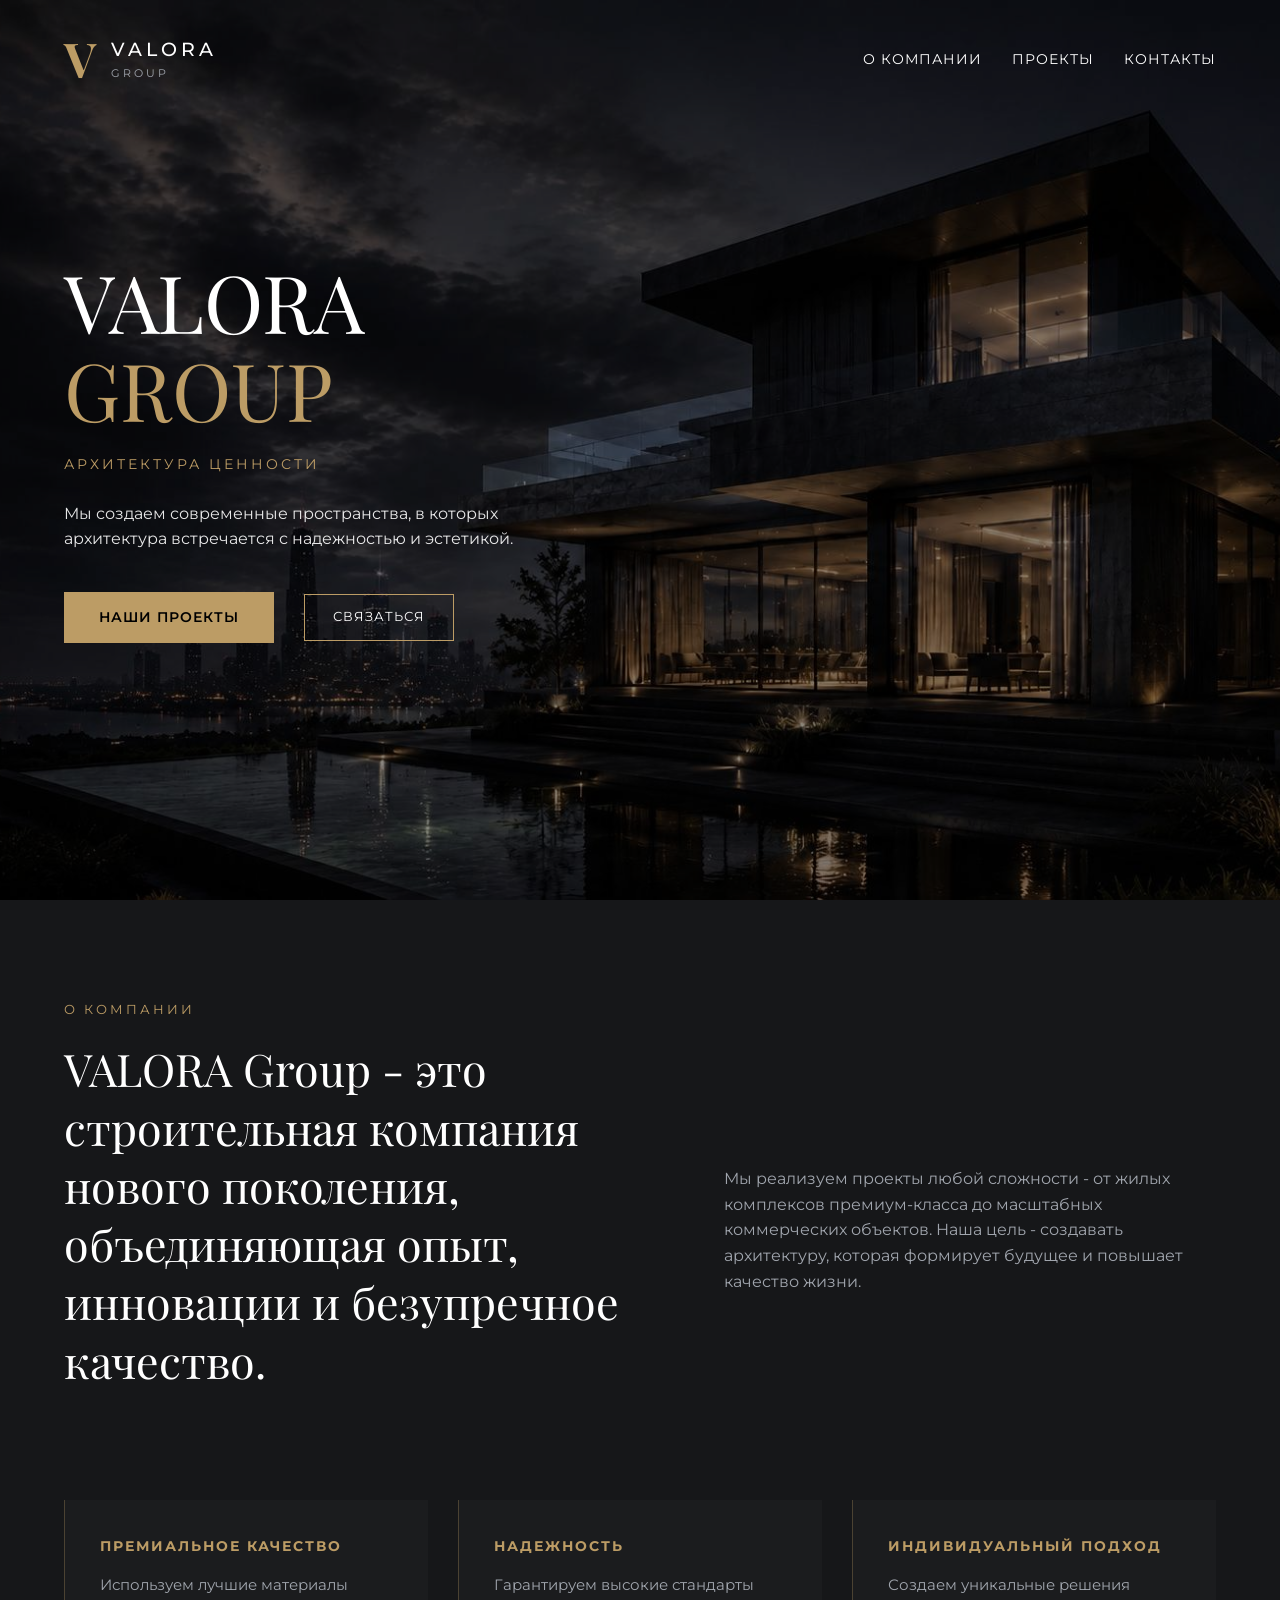
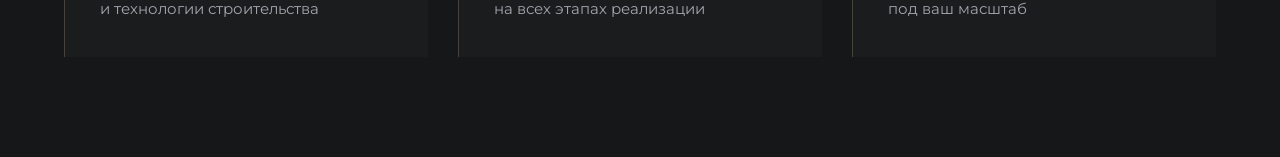
<file: index.html>
<!DOCTYPE html>
<html lang="ru">

<head>
    <meta charset="UTF-8">
    <meta name="viewport" content="width=device-width, initial-scale=1.0">

    <title>VALORA GROUP — Архитектура Ценности</title>

    <link rel="preconnect" href="https://fonts.googleapis.com">
    <link rel="preconnect" href="https://fonts.gstatic.com" crossorigin>

    <link
        href="https://fonts.googleapis.com/css2?family=Montserrat:wght@300;400;500;600&family=Playfair+Display:wght@400;600;700&display=swap"
        rel="stylesheet">

    <link rel="stylesheet" href="style.css">
</head>

<body>

    <section class="hero">

        <img src="images/hero.jpg" alt="VALORA GROUP" class="hero-image">

        <header class="main-header">

            <div class="logo">
                <div class="logo-v">V</div>
                <div class="logo-text">
                    <h1>VALORA</h1>
                    <p>GROUP</p>
                </div>
            </div>

            <nav class="main-nav">
                <input type="checkbox" id="menu-toggle" class="menu-toggle">
                <label for="menu-toggle" class="hamburger-btn">
                    <span></span>
                    <span></span>
                    <span></span>
                </label>

                <ul>
                    <li><a href="about.html">О КОМПАНИИ</a></li>
                    <li><a href="projects.html">ПРОЕКТЫ</a></li>
                    <li><a href="about.html#contacts">КОНТАКТЫ</a></li>
                </ul>
            </nav>

        </header>

        <div class="hero-content">

            <h2>VALORA</h2>

            <h2 class="brand-gold">GROUP</h2>

            <p class="hero-subtitle">
                АРХИТЕКТУРА ЦЕННОСТИ
            </p>

            <p class="hero-descr">
                Мы создаем современные пространства,
                в которых архитектура встречается с
                надежностью и эстетикой.
            </p>

            <div class="hero-cta">

                <a href="projects.html" class="btn-filled">
                    НАШИ ПРОЕКТЫ
                </a>

                <a href="form.html" class="btn-outline">
                    СВЯЗАТЬСЯ
                </a>
            </div>

        </div>

    </section>

    <section class="about-section">

        <p class="section-tag">О КОМПАНИИ</p>

        <div class="about-grid">

            <h3 class="about-title">
                VALORA Group - это строительная компания
                нового поколения, объединяющая опыт,
                инновации и безупречное качество.
            </h3>

            <p class="about-text">
                Мы реализуем проекты любой сложности - от
                жилых комплексов премиум-класса до масштабных
                коммерческих объектов. Наша цель - создавать
                архитектуру, которая формирует будущее
                и повышает качество жизни.
            </p>

        </div>

        <div class="advantages-grid">

            <div class="adv-card">
                <h4>ПРЕМИАЛЬНОЕ КАЧЕСТВО</h4>

                <p>
                    Используем лучшие материалы<br>
                    и технологии строительства
                </p>
            </div>

            <div class="adv-card">
                <h4>НАДЕЖНОСТЬ</h4>

                <p>
                    Гарантируем высокие стандарты<br>
                    на всех этапах реализации
                </p>
            </div>

            <div class="adv-card">
                <h4>ИНДИВИДУАЛЬНЫЙ ПОДХОД</h4>

                <p>
                    Создаем уникальные решения<br>
                    под ваш масштаб
                </p>
            </div>

        </div>

    </section>

</body>

</html>
</file>
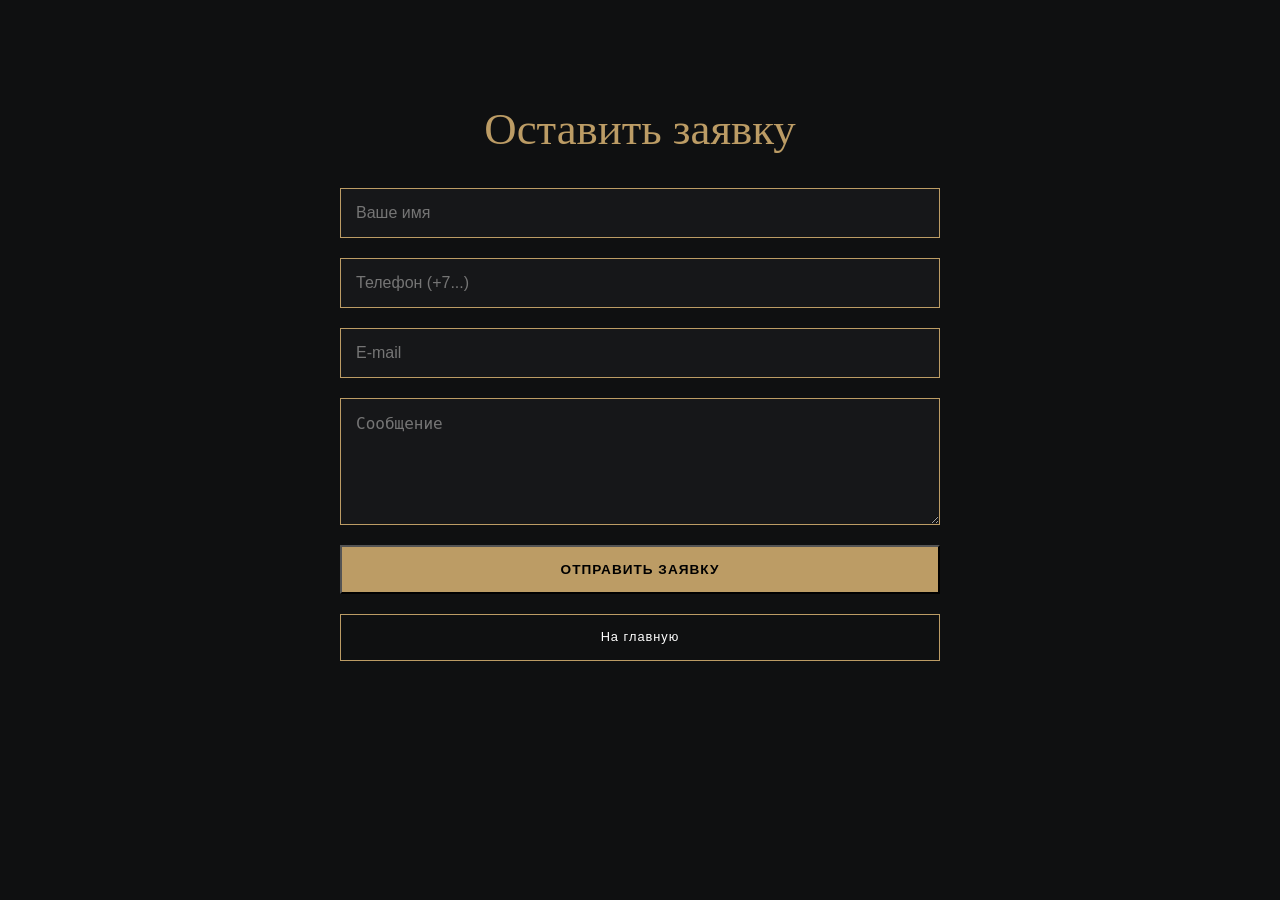
<file: form.html>
<!DOCTYPE html>
<html lang="ru">
<head>
    <meta charset="UTF-8">
    <meta name="viewport" content="width=device-width, initial-scale=1.0">
    <title>Заявка</title>
    <link rel="stylesheet" href="style.css">
</head>
<body>
    <section class="contacts-section">
        <h2 class="about-title" style="text-align: center; color: #bc9c65; margin-bottom: 30px;">
            Оставить заявку
        </h2>
        <form id="contactForm">
    <input type="text" id="name" placeholder="Ваше имя" required 
           pattern="^[A-Za-zА-Яа-яЁё\s\-]+$" 
           title="Имя должно содержать только буквы, пробелы или дефис. Цифры недопустимы.">
    
    <input type="text" id="phone" placeholder="Телефон (+7...)" required 
           pattern="^[\d\+\-\(\)\s]+$" 
           title="Номер телефона может содержать только цифры, знаки +, -, ( ) и пробелы.">
    
    <input type="email" id="email" placeholder="E-mail" required>
    
    <textarea id="message" placeholder="Сообщение" rows="5" required></textarea>
    
    <button type="submit" class="btn-filled">Отправить заявку</button>
    
    <a href="index.html" class="btn-outline" style="display: block; text-align: center; text-decoration: none;">
        На главную
    </a>
</form>
        <p id="result"></p>
    </section>
    <script src="form.js"></script>
</body>
</html>
</file>
<file: style.css>
/* =========================
   ПЕРЕМЕННЫЕ И СБРОС
========================= */

:root {
    --bg-dark: #0f1011;
    --bg-card: #161719;
    --gold: #bc9c65;
    --gold-hover: #a38453;
    --text-light: #ffffff;
    --text-muted: #a0a5ad;
    --border-color: rgba(188, 156, 101, 0.3);
}

* {
    margin: 0;
    padding: 0;
    box-sizing: border-box;
}

html {
    scroll-behavior: smooth;
}

body {
    font-family: 'Montserrat', sans-serif;
    background-color: var(--bg-dark);
    color: var(--text-light);
    line-height: 1.6;
}

a {
    text-decoration: none;
    color: inherit;
    transition: 0.3s ease;
}

ul {
    list-style: none;
}

img {
    width: 100%;
    display: block;
}

/* =========================
   HERO
========================= */

.hero {
    position: relative;
    min-height: 100vh;
    overflow: hidden;
    padding: 40px 5%;
    display: flex;
    flex-direction: column;
    justify-content: space-between;
}

.hero-image {
    position: absolute;
    top: 0;
    left: 0;
    width: 100%;
    height: 100%;
    object-fit: cover;
    z-index: -2;
}

.hero::before {
    content: "";
    position: absolute;
    inset: 0;
    background: rgba(0, 0, 0, 0.45);
    z-index: -1;
}

.hero-content {
    max-width: 650px;
    margin-top: auto;
    margin-bottom: auto;
}

.hero-content h2 {
    font-family: 'Playfair Display', serif;
    font-size: 5rem;
    line-height: 1.1;
    font-weight: 400;
}

.brand-gold {
    color: var(--gold);
    font-weight: 700;
}

.hero-subtitle {
    color: var(--gold);
    margin-top: 20px;
    margin-bottom: 25px;
    text-transform: uppercase;
    letter-spacing: 3px;
    font-size: 0.9rem;
}

.hero-descr {
    color: rgba(255, 255, 255, 0.9);
    font-size: 1rem;
    max-width: 520px;
    margin-bottom: 40px;
}

.hero-cta {
    display: flex;
    align-items: center;
    gap: 30px;
}

.btn-filled {
    background-color: var(--gold);
    color: #000;
    padding: 15px 35px;
    text-transform: uppercase;
    letter-spacing: 1px;
    font-size: 0.85rem;
    font-weight: 600;
    transition: 0.3s ease;
}

.btn-filled:hover {
    background-color: var(--gold-hover);
}

.link-contact {
    text-transform: uppercase;
    letter-spacing: 1px;
    font-size: 0.85rem;
    border-bottom: 1px solid transparent;
    padding-bottom: 5px;
}

.link-contact:hover {
    color: var(--gold);
    border-color: var(--gold);
}

/* =========================
   HEADER
========================= */

.main-header {
    width: 100%;
    display: flex;
    justify-content: space-between;
    align-items: center;
    position: absolute;
    top: 0;
    left: 0;
    z-index: 10;
    padding: 20px 5%;
}

.logo {
    display: flex;
    align-items: center;
    gap: 15px;
}

.logo-v {
    font-family: 'Playfair Display', serif;
    font-size: 3rem;
    font-weight: 700;
    color: var(--gold);
}

.logo-text h1 {
    font-size: 1.2rem;
    letter-spacing: 4px;
    font-weight: 500;
}

.logo-text p {
    font-size: 0.7rem;
    letter-spacing: 3px;
    color: var(--text-muted);
}

.main-nav ul {
    display: flex;
    gap: 30px;
}

.main-nav a {
    font-size: 0.85rem;
    letter-spacing: 1px;
}

.main-nav a,
.hero-cta a {
    transition: opacity 0.3s ease;
}

.main-nav a:hover,
.hero-cta a:hover {
    opacity: 0.7;
}

.main-nav a:hover {
    color: var(--gold);
}

.btn-outline {
    border: 1px solid var(--gold);
    padding: 12px 28px;
    font-size: 0.8rem;
    letter-spacing: 1px;
    transition: 0.3s ease;
}

.btn-outline:hover {
    background-color: var(--gold);
    color: #000;
}

/* =========================
   ОБЩИЕ СЕКЦИИ
========================= */

.section-tag {
    color: var(--gold);
    text-transform: uppercase;
    letter-spacing: 3px;
    font-size: 0.8rem;
    margin-bottom: 20px;
}

.about-title {
    font-family: 'Playfair Display', serif;
    font-size: 2.8rem;
    line-height: 1.3;
    font-weight: 400;
    margin-bottom: 30px;
}

/* =========================
   ABOUT SECTION
========================= */

.about-section {
    padding: 100px 5%;
    background-color: var(--bg-card);
}

.about-grid {
    display: grid;
    grid-template-columns: 1.2fr 1fr;
    gap: 70px;
    margin-bottom: 80px;
}

.about-text {
    color: var(--text-muted);
    font-size: 1rem;
    align-self: center;
}

/* =========================
   ADVANTAGES
========================= */

.advantages-grid {
    display: grid;
    grid-template-columns: repeat(3, 1fr);
    gap: 30px;
}

.adv-card {
    background-color: rgba(255, 255, 255, 0.02);
    padding: 35px;
    border-left: 1px solid var(--border-color);
    transition: transform 0.3s ease;
}

.adv-card:hover {
    transform: translateY(-5px);
}

.adv-card h4 {
    color: var(--gold);
    margin-bottom: 15px;
    font-size: 0.9rem;
    letter-spacing: 2px;
    text-transform: uppercase;
}

.adv-card p {
    color: var(--text-muted);
    font-size: 0.95rem;
}

/* =========================
   STATS (ОБНОВЛЕНО ПОД МАКЕТ)
========================= */

.stats-section {
    padding: 100px 5%;
    background-color: #111214;
}

.stats-container {
    display: grid;
    grid-template-columns: 1.2fr 2fr;
    /* Текст слева, цифры справа */
    gap: 70px;
    align-items: start;
}

.stats-info h2 {
    font-family: 'Playfair Display', serif;
    font-size: 2.4rem;
    line-height: 1.3;
    margin-bottom: 20px;
    font-weight: 400;
    letter-spacing: 1px;
}

.stats-info p {
    color: var(--text-muted);
    font-size: 0.95rem;
    line-height: 1.7;
    margin-bottom: 30px;
}

.link-more {
    color: var(--gold);
    font-size: 0.8rem;
    font-weight: 600;
    letter-spacing: 2px;
    text-transform: uppercase;
    display: inline-flex;
    align-items: center;
    gap: 10px;
}

.link-more:hover {
    color: var(--gold-hover);
}

.stats-grid {
    display: grid;
    grid-template-columns: repeat(2, 1fr);
    /* Сетка цифр 2х2 вместо 4 в ряд */
    gap: 40px;
}

.stat-box {
    border-left: 1px solid var(--border-color);
    padding-left: 25px;
}

.stat-box h3 {
    color: var(--gold);
    font-size: 3.5rem;
    margin-bottom: 5px;
    font-weight: 500;
}

.stat-box p {
    color: var(--text-muted);
    font-size: 0.85rem;
    letter-spacing: 1px;
    text-transform: uppercase;
}

/* =========================
   SERVICES (НОВАЯ СЕКЦИЯ С МАКЕТА)
========================= */

.services-section {
    padding: 100px 5%;
    background-color: var(--bg-dark);
}

.services-grid {
    display: grid;
    grid-template-columns: repeat(3, 1fr);
    /* 3 колонки как на прототипе */
    gap: 24px;
    margin-top: 40px;
}

.service-card {
    background-color: var(--bg-card);
    padding: 45px 35px;
    border: 1px solid rgba(255, 255, 255, 0.01);
    transition: transform 0.3s ease, border-color 0.3s ease;
}

.service-card:hover {
    transform: translateY(-5px);
    border-color: rgba(188, 156, 101, 0.15);
}

.service-card h4 {
    color: var(--gold);
    font-size: 0.95rem;
    letter-spacing: 2px;
    margin-bottom: 15px;
    text-transform: uppercase;
    font-weight: 600;
}

.service-card p {
    color: var(--text-muted);
    font-size: 0.9rem;
    line-height: 1.6;
}

/* =========================
   CONTACTS
========================= */

.contacts-section {
    padding: 100px 5%;
}

.contacts-grid {
    display: grid;
    grid-template-columns: 1fr 1fr;
    gap: 60px;
    align-items: center;
}

.contact-item {
    margin-bottom: 30px;
}

.contact-item h4 {
    color: var(--gold);
    margin-bottom: 8px;
    font-size: 0.9rem;
    text-transform: uppercase;
    /* Приведено в соответствие с макетом */
    letter-spacing: 1px;
}

.contact-item p {
    color: var(--text-muted);
    font-size: 1rem;
}

.map-image {
    border: 1px solid rgba(255, 255, 255, 0.08);
}

/* =========================
   FOOTER
========================= */

.footer {
    padding: 40px 5%;
    text-align: center;
    background-color: #090a0b;
    color: var(--text-muted);
    font-size: 0.85rem;
    border-top: 1px solid rgba(255, 255, 255, 0.03);
}

/* =========================
   PROJECTS
========================= */

.projects-section {
    padding: 100px 5%;
    background-color: #0b0d12;
}

.projects-grid {
    display: grid;
    grid-template-columns: repeat(12, 1fr);
    grid-auto-rows: 120px;
    gap: 24px;
    margin-top: 50px;
}

.project-card {
    position: relative;
    overflow: hidden;
    background-color: var(--bg-card);
    cursor: pointer;
    transition: 0.4s ease;
}

.project-card:hover {
    transform: scale(1.02);
}

.project-card img {
    width: 100%;
    height: 100%;
    object-fit: cover;
    transition: 0.5s ease;
}

.project-card:hover img {
    transform: scale(1.05);
}

.project-card::after {
    content: "";
    position: absolute;
    inset: 0;
    background: linear-gradient(to top, rgba(0, 0, 0, 0.75), rgba(0, 0, 0, 0.1));
    z-index: 1;
}

.project-info {
    position: absolute;
    left: 20px;
    bottom: 20px;
    z-index: 2;
}

.project-info h3 {
    color: var(--gold);
    font-size: 1.2rem;
    letter-spacing: 2px;
    margin-bottom: 6px;
}

.project-info p {
    color: #d5d5d5;
    font-size: 0.9rem;
}

/* РАЗМЕРЫ КАРТОЧЕК */
.project-card:nth-child(1) {
    grid-column: span 3;
    grid-row: span 5;
}

.project-card:nth-child(2) {
    grid-column: span 5;
    grid-row: span 3;
}

.project-card:nth-child(3) {
    grid-column: span 4;
    grid-row: span 3;
}

.project-card:nth-child(4) {
    grid-column: span 4;
    grid-row: span 2;
}

.project-card:nth-child(5) {
    grid-column: span 5;
    grid-row: span 2;
}

/* =========================
   ADAPTIVE / МЕДИА-ЗАПРОСЫ
========================= */

@media (max-width: 992px) {
    .stats-container {
        grid-template-columns: 1fr;
        /* На планшетах текст встает над цифрами */
        gap: 40px;
    }

    .services-grid {
        grid-template-columns: repeat(2, 1fr);
        /* Услуги перестраиваются в 2 колонки */
    }

    .projects-grid {
        grid-template-columns: 1fr;
        grid-auto-rows: 300px;
    }

    .project-card {
        grid-column: auto !important;
        grid-row: auto !important;
    }
}

@media (max-width: 992px) {
    .projects-grid {
        grid-template-columns: 1fr;
        grid-auto-rows: 300px;
    }

    .project-card {
        grid-column: auto !important;
        grid-row: auto !important;
    }
}

.projects-contact-btn {
    display: none;
}

/* ==========================================================================
   Стили навигации для ПК (Базовые правила, чтобы кнопка была скрыта)
   ========================================================================== */
.menu-toggle,
.hamburger-btn {
    display: none;
}

/* ==========================================================================
   Мобильная адаптация (Срабатывает только на экранах меньше 768px)
   ========================================================================== */
@media (max-width: 768px) {

    .main-header {
        position: relative;
        padding: 20px;
        display: flex;
        align-items: center;
        justify-content: space-between;
    }

    /* Скрываем стандартный инпут */
    .menu-toggle {
        display: none;
    }

    /* Показываем кнопку-гамбургер */
    .hamburger-btn {
        display: flex;
        flex-direction: column;
        justify-content: space-between;
        width: 30px;
        height: 20px;
        cursor: pointer;
        z-index: 100;
    }

    /* Полоски бургера */
    .hamburger-btn span {
        display: block;
        height: 2px;
        width: 100%;
        background-color: #bc9c65;
        transition: all 0.3s ease-in-out;
    }

    .main-nav ul {
        display: none;
        position: absolute;
        top: 100%;
        left: 0;
        right: 0;
        background: #161719;
        border-top: 1px solid #bc9c65;
        flex-direction: column;
        gap: 0 !important;
        padding: 10px 0;
        z-index: 99;
    }

    .main-nav ul li {
        width: 100%;
        text-align: center;
    }

    .main-nav ul li a {
        display: block;
        padding: 15px 20px;
        color: white;
        text-decoration: none;
        font-size: 14px;
        letter-spacing: 1px;
        border-bottom: 1px solid rgba(188, 156, 101, 0.1);
        transition: background 0.2s;
    }

    .main-nav ul li a:hover {
        background: rgba(188, 156, 101, 0.1);
    }

    /* МАГИЯ ЧЕКБОКСА: Если чекбокс активен -> показываем меню */
    .menu-toggle:checked~ul {
        display: flex !important;
    }

    /* Анимация превращения бургера в крестик при клике */
    .menu-toggle:checked+.hamburger-btn span:nth-child(1) {
        transform: translateY(9px) rotate(45deg);
    }

    .menu-toggle:checked+.hamburger-btn span:nth-child(2) {
        opacity: 0;
    }

    .menu-toggle:checked+.hamburger-btn span:nth-child(3) {
        transform: translateY(-9px) rotate(-45deg);
    }

    .projects-contact-btn {
        display: block;
        width: 220px;
        margin: 30px auto 40px;
        text-align: center;
    }

    .main-header .btn-outline {
        display: none;
    }

    .logo {
        justify-content: flex-start;
    }

    .hero {
        min-height: 100vh;
        padding: 120px 20px 60px;
        text-align: center;
    }

    .hero-content {
        max-width: 100%;
    }

    .hero-descr {
        max-width: 500px;
        margin: 0 auto 30px;
        font-size: 0.95rem;
    }

    .hero-content h2 {
        font-size: 2.6rem;
        line-height: 1.1;
    }

    .hero-subtitle {
        font-size: 0.8rem;
        letter-spacing: 2px;
    }

    .hero-cta {
        flex-direction: column;
        gap: 35px;
    }

    .btn-filled,
    .btn-outline {
        width: 280px;
        text-align: center;
    }

    .about-grid {
        grid-template-columns: 1fr;
        gap: 40px;
    }

    .advantages-grid {
        grid-template-columns: 1fr;
    }

    /* Сбалансированные отступы секций для мобильных экранов */
    .about-section,
    .stats-section,
    .services-section,
    .projects-section,
    .contacts-section {
        padding: 45px 15px;
    }

    .about-title {
        font-size: 2rem;
    }

    .projects-grid {
        display: flex;
        flex-direction: column;
        gap: 20px;
    }

    .project-card {
        height: 280px;
    }

    /* --- НОВЫЕ ПРАВКИ АДАПТИВНОСТИ ДЛЯ СЕКЦИИ «О КОМПАНИИ» --- */
    .stats-container {
        display: flex;
        flex-direction: column;
        gap: 25px;
        padding: 0 5px;
    }

    .stats-info h2 {
        font-size: 1.6rem;
        line-height: 1.2;
        text-align: center;
    }

    .stats-info p {
        font-size: 0.95rem;
        text-align: center;
    }

    /* Перестраиваем плитки статистики 2х2 вместо длинной строки */
    .stats-grid {
        display: grid;
        grid-template-columns: repeat(2, 1fr);
        gap: 15px;
    }

    .stat-box {
        padding: 15px 10px;
        text-align: center;
    }

    .stat-box h3 {
        font-size: 1.8rem;
        margin-bottom: 5px;
    }

    .stat-box p {
        font-size: 0.75rem;
        letter-spacing: 1px;
    }

    /* --- НОВЫЕ ПРАВКИ АДАПТИВНОСТИ ДЛЯ СЕКЦИИ «УСЛУГИ» --- */
    .services-grid {
        display: flex;
        flex-direction: column;
        gap: 15px;
        padding: 0 5px;
    }

    .service-card {
        padding: 20px;
    }

    .service-card h4 {
        font-size: 1.1rem;
        margin-bottom: 8px;
    }

    .service-card p {
        font-size: 0.9rem;
    }

    /* --- НОВЫЕ ПРАВКИ АДАПТИВНОСТИ ДЛЯ СЕКЦИИ «КОНТАКТЫ» --- */
    .contacts-grid {
        display: flex;
        flex-direction: column;
        gap: 30px;
        padding: 0 5px;
    }

    .contact-item {
        text-align: center;
        margin-bottom: 15px;
    }

    .contact-item h4 {
        font-size: 0.85rem;
    }

    .contact-item p {
        font-size: 1rem;
    }

    /* Адаптивное сжатие изображения карты на телефонах */
    .map-image {
        width: 100%;
        height: auto;
        max-height: 240px;
        object-fit: cover;
        border-radius: 4px;
    }

    .section-tag {
        text-align: center;
        margin-bottom: 20px;
    }
}

/* ==========================================================================
   Стили для формы (Вне медиа-запроса, работают на всех экранах)
   ========================================================================== */
#contactForm {
    max-width: 600px;
    margin: 0 auto;
    display: flex;
    flex-direction: column;
    gap: 20px;
}

#contactForm input,
#contactForm textarea {
    padding: 15px;
    background: #161719;
    border: 1px solid #bc9c65;
    color: white;
    font-size: 16px;
}

#result {
    margin-top: 20px;
    text-align: center;
}
</file>
